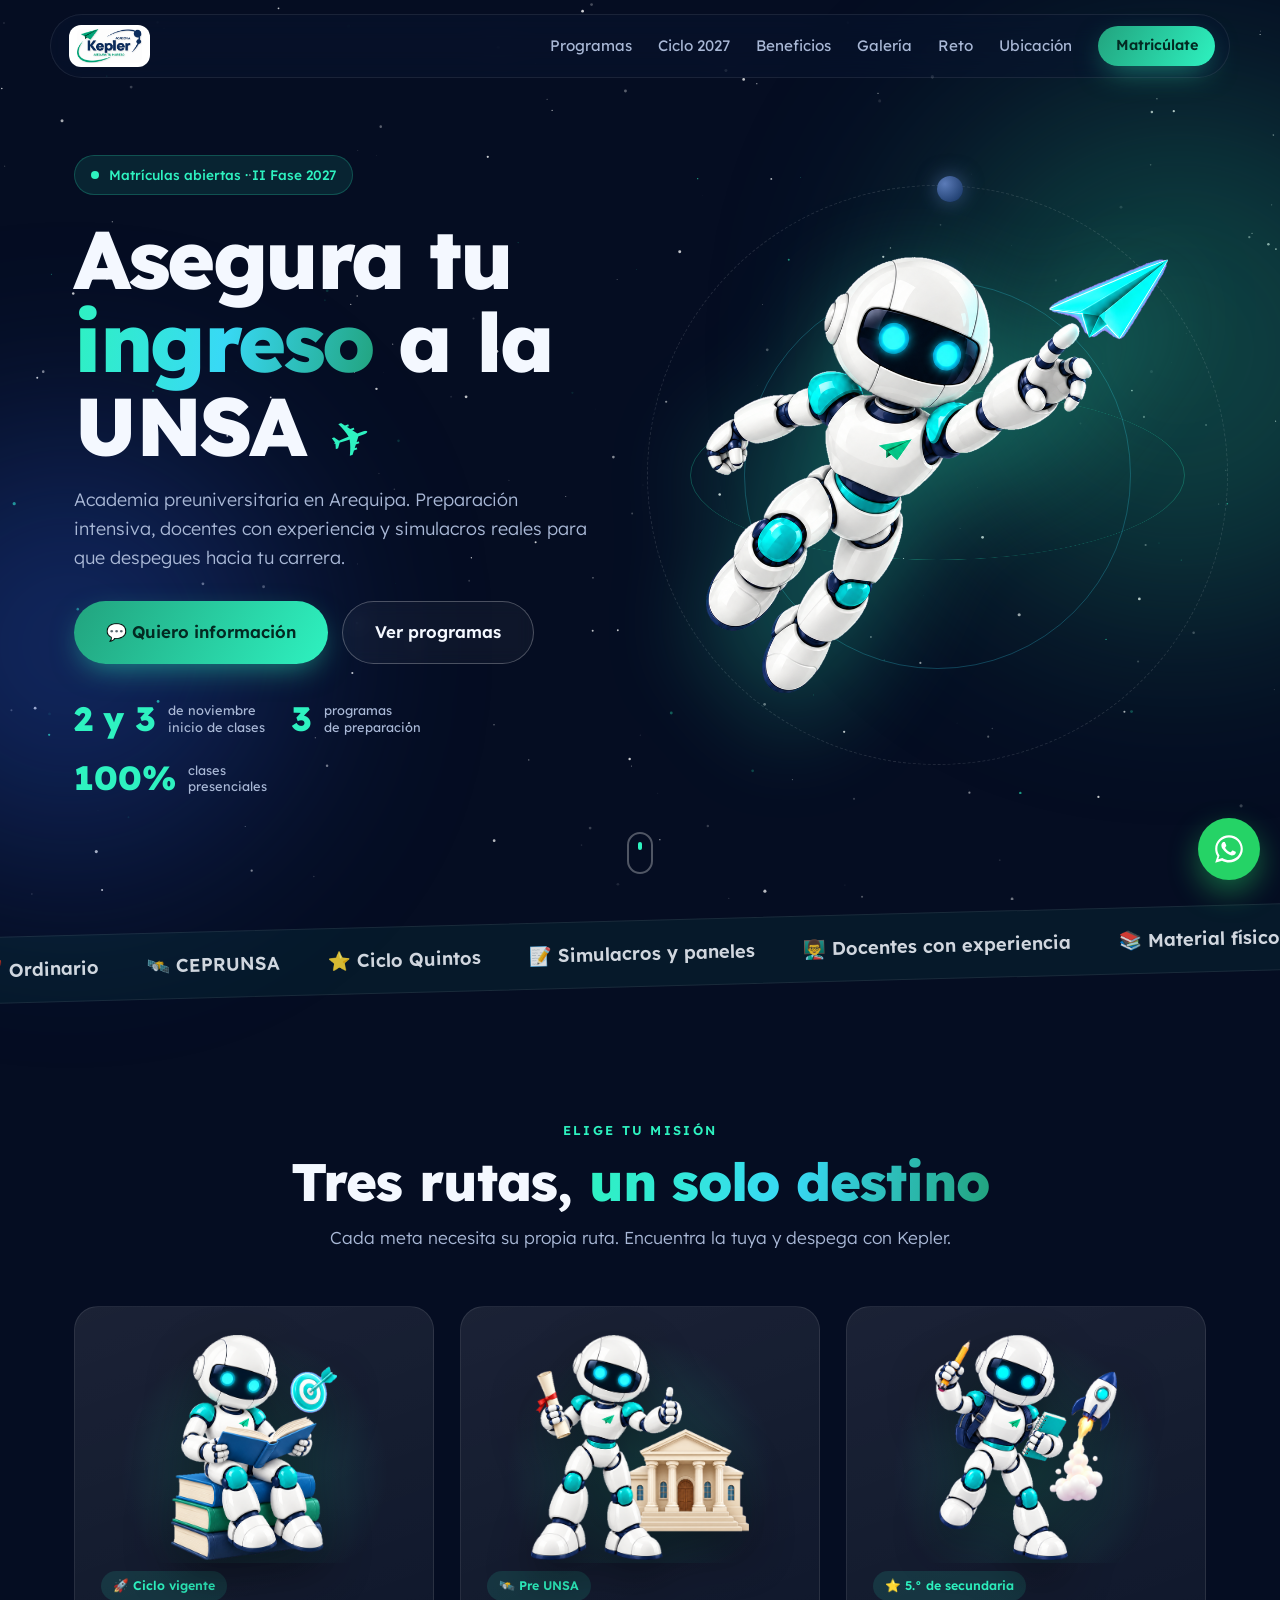
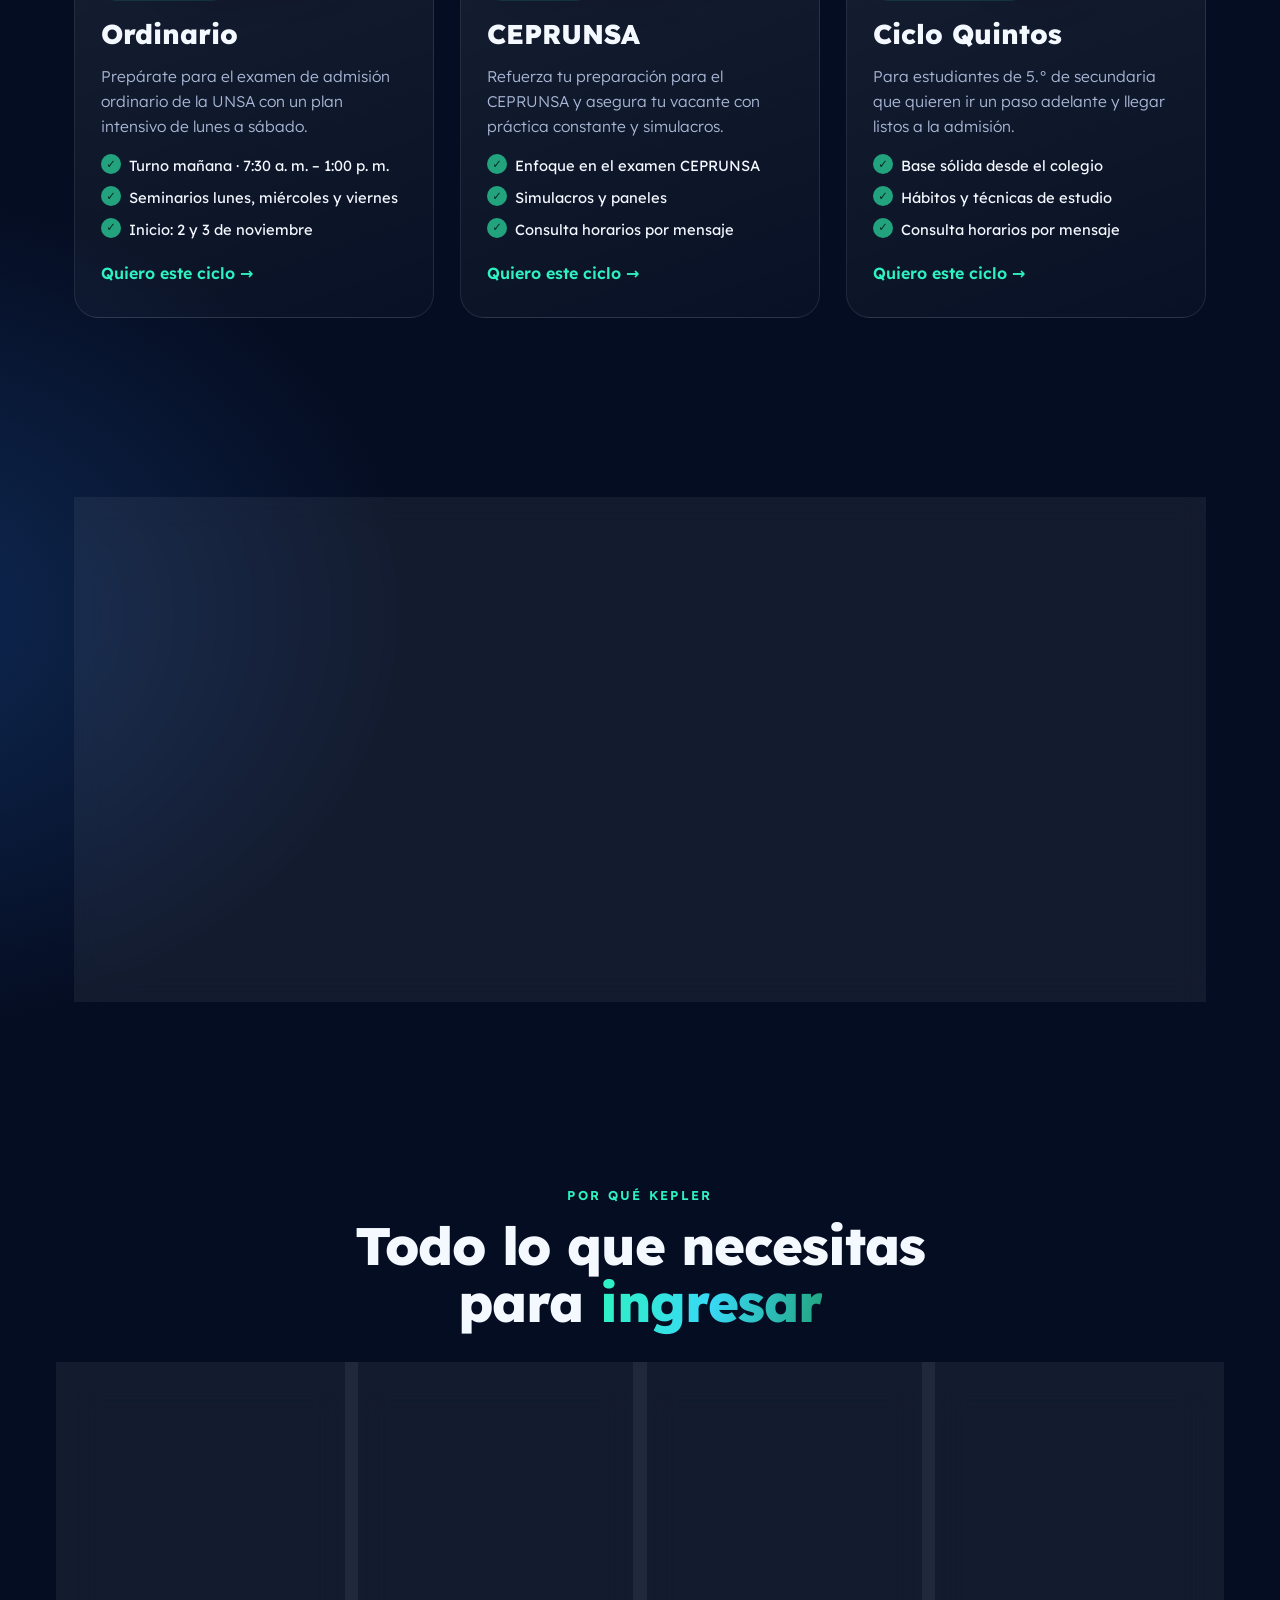
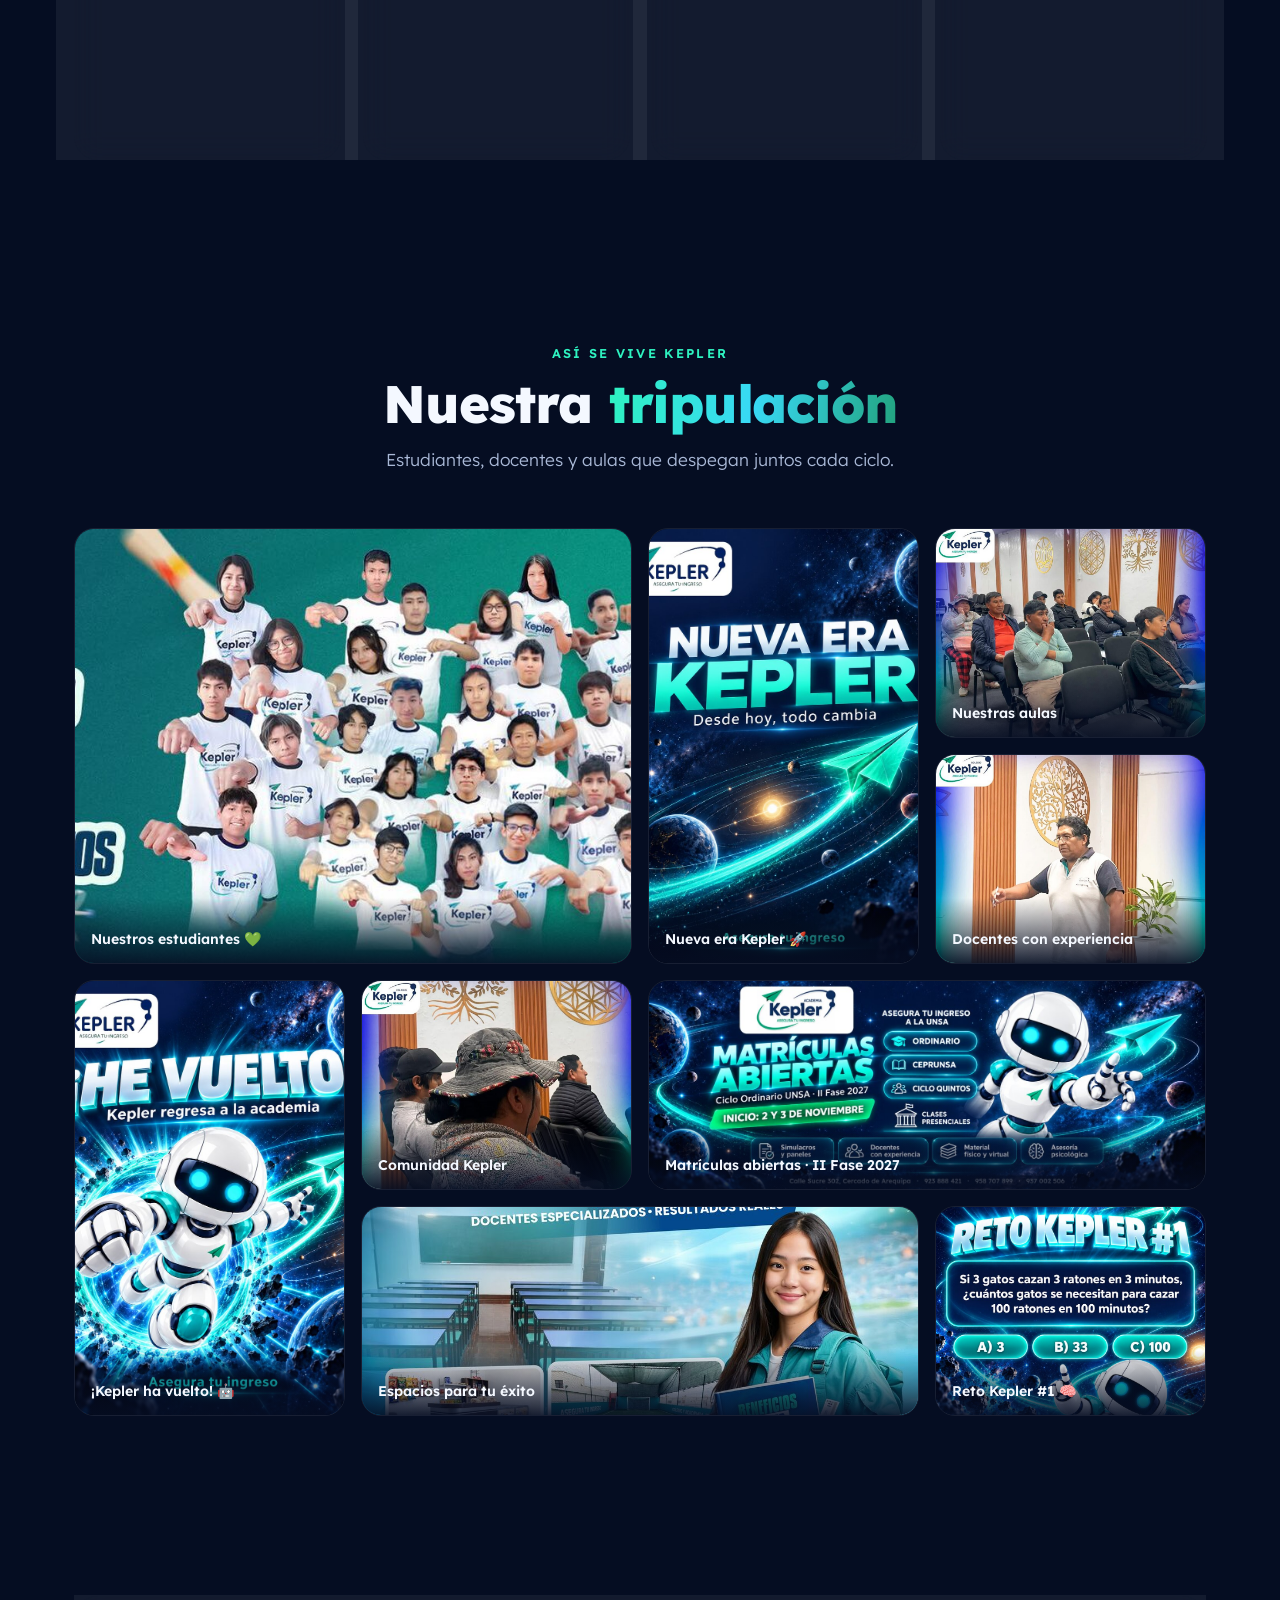
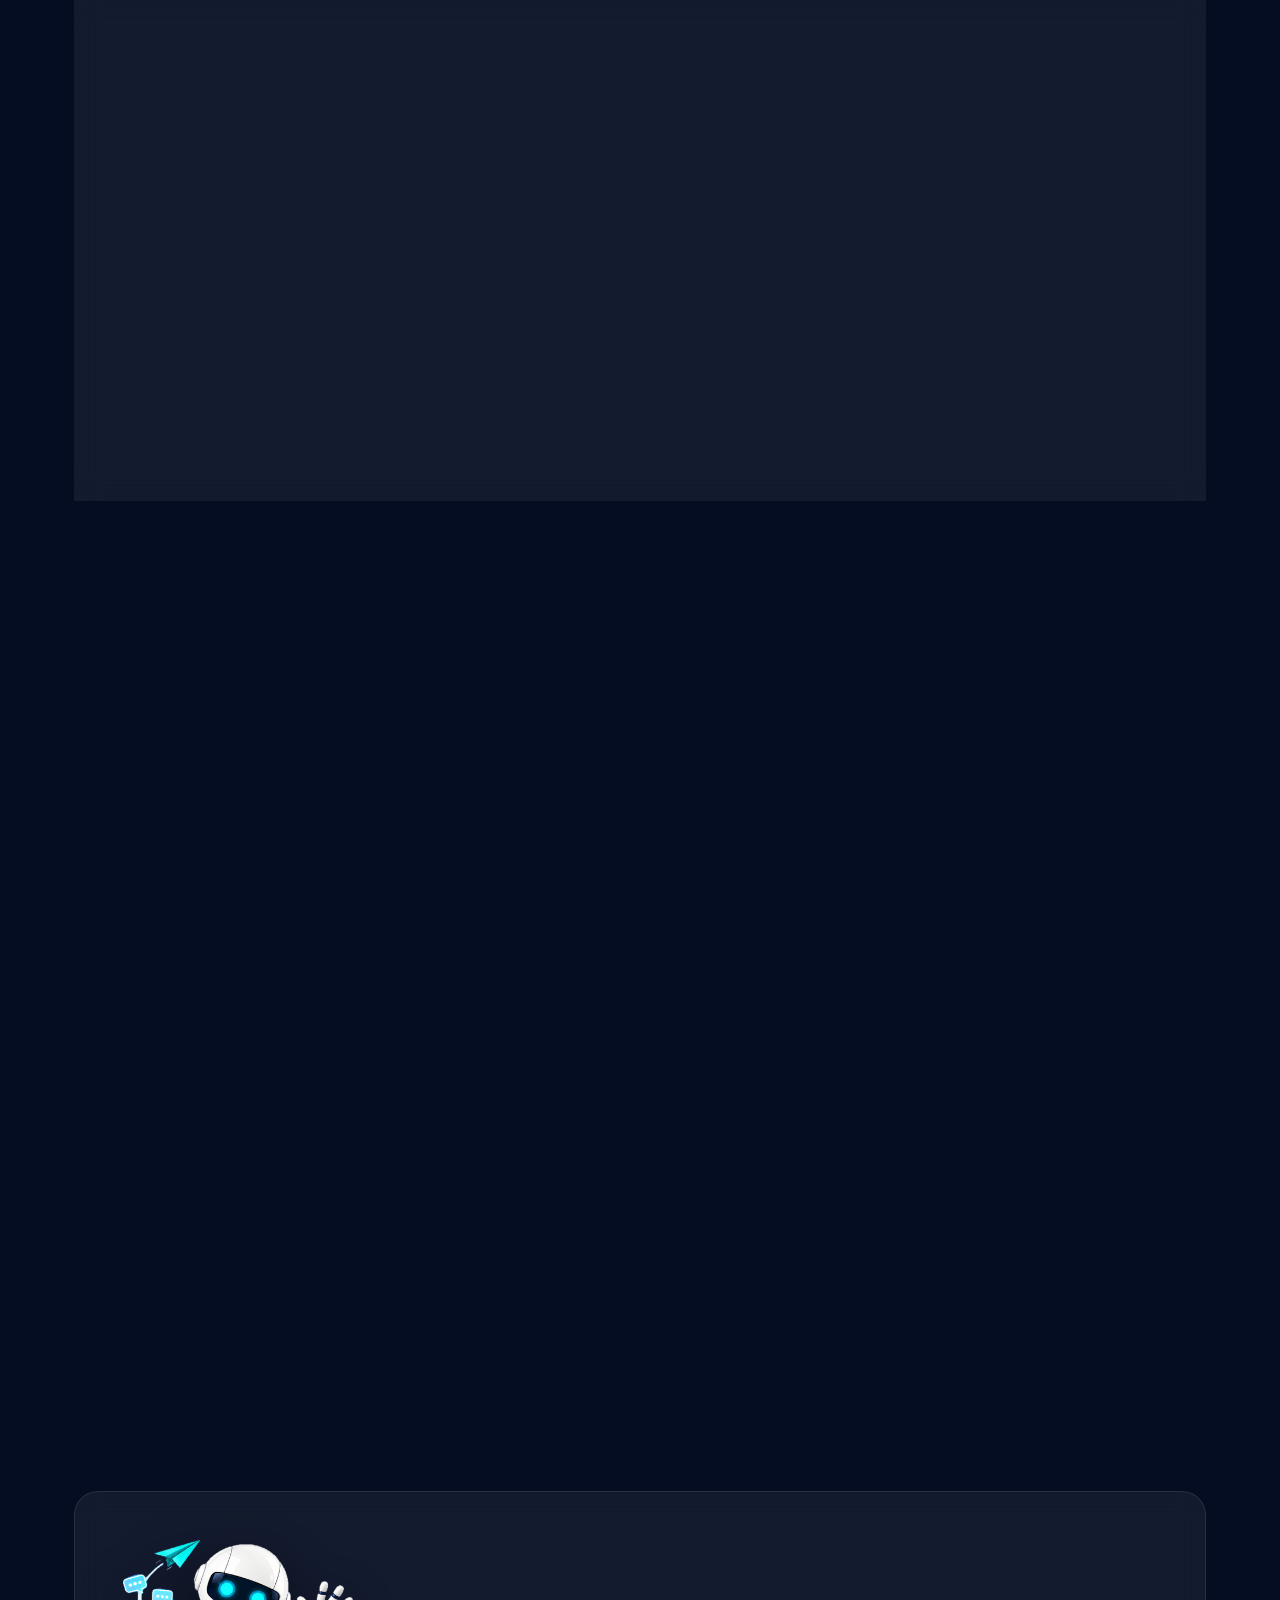
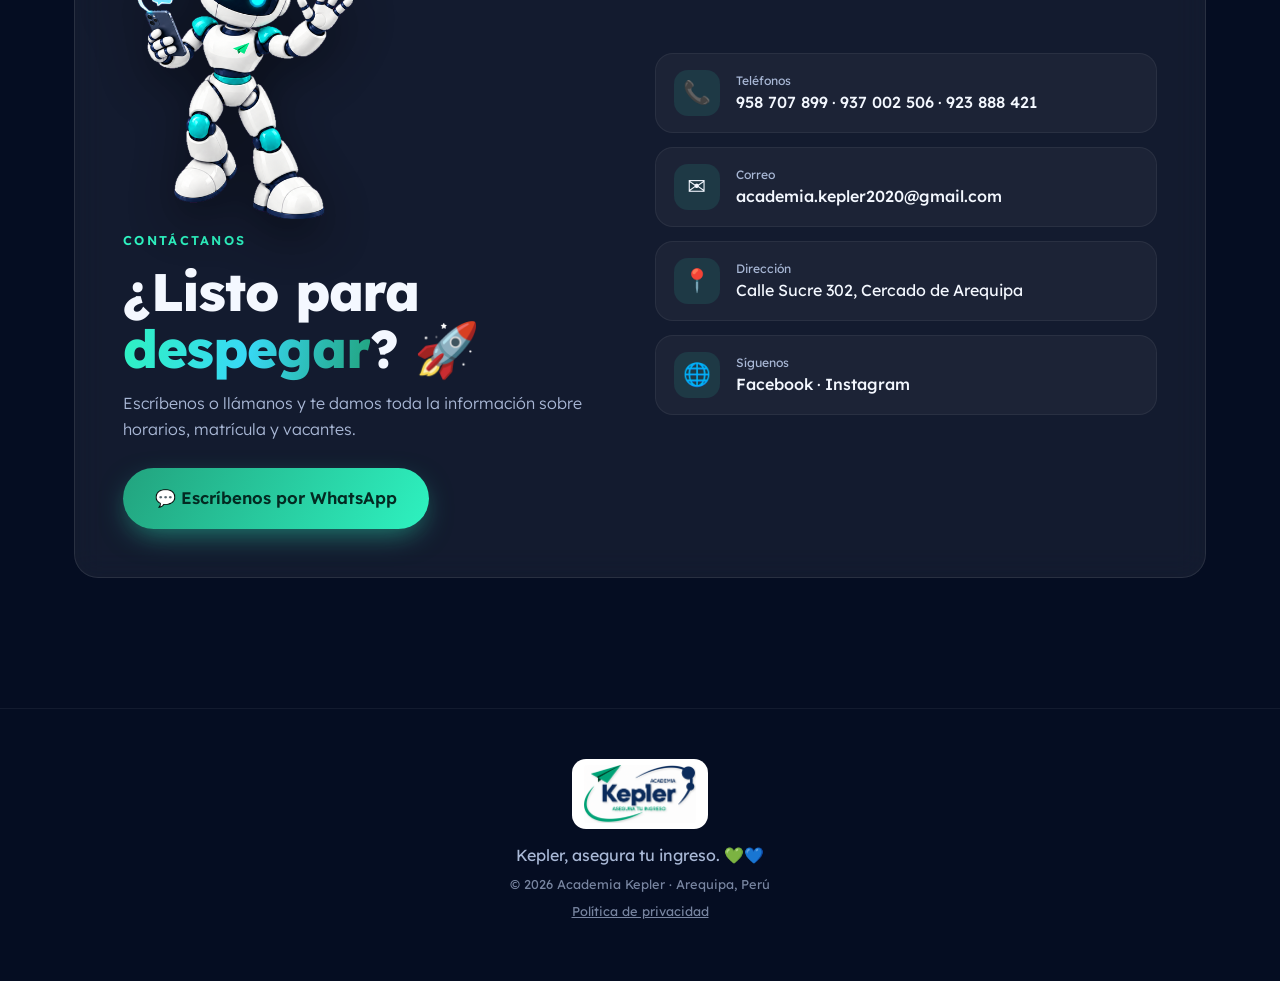
<file: index.html>
<!doctype html>
<html lang="es">
<head>
  <meta charset="utf-8">
  <meta name="viewport" content="width=device-width, initial-scale=1">
  <title>Academia Kepler · Asegura tu ingreso a la UNSA</title>
  <meta name="description" content="Academia preuniversitaria en Arequipa. Ordinario, CEPRUNSA y Ciclo Quintos. Matrículas abiertas: Ciclo Ordinario UNSA II Fase 2027, inicio 2 y 3 de noviembre. Calle Sucre 302, Cercado.">
  <meta name="theme-color" content="#0B1E40">
  <meta property="og:type" content="website">
  <meta property="og:title" content="Academia Kepler · Asegura tu ingreso a la UNSA">
  <meta property="og:description" content="Matrículas abiertas · Ciclo Ordinario UNSA II Fase 2027 · Inicio 2 y 3 de noviembre · Clases presenciales en Calle Sucre 302, Arequipa.">
  <meta property="og:image" content="img/og.jpg">
  <link rel="icon" href="img/favicon.png">
  <link rel="apple-touch-icon" href="img/icon-192.png">
  <link rel="preconnect" href="https://fonts.googleapis.com">
  <link rel="preconnect" href="https://fonts.gstatic.com" crossorigin>
  <link href="https://fonts.googleapis.com/css2?family=Lexend:wght@300;400;500;600;700;800;900&display=swap" rel="stylesheet">
  <link rel="stylesheet" href="css/style.css">
</head>
<body>
  <canvas id="stars" aria-hidden="true"></canvas>
  <div class="glow glow-1" aria-hidden="true"></div>
  <div class="glow glow-2" aria-hidden="true"></div>

  <!-- ========== NAV ========== -->
  <header class="nav" id="nav">
    <a href="#inicio" class="nav-logo" aria-label="Academia Kepler, inicio"><img src="img/logo.png" alt="Academia Kepler"></a>
    <nav class="nav-links" id="navLinks">
      <a href="#programas">Programas</a>
      <a href="#ciclo">Ciclo 2027</a>
      <a href="#beneficios">Beneficios</a>
      <a href="#galeria">Galería</a>
      <a href="#reto">Reto</a>
      <a href="#ubicacion">Ubicación</a>
      <a href="#contacto" class="btn btn-sm btn-primary">Matricúlate</a>
    </nav>
    <button class="nav-toggle" id="navToggle" aria-label="Abrir menú" aria-expanded="false"><span></span><span></span><span></span></button>
  </header>

  <main>
    <!-- ========== HERO ========== -->
    <section class="hero" id="inicio">
      <div class="hero-text">
        <span class="pill pill-live"><span class="dot"></span> Matrículas abiertas · II Fase 2027</span>
        <h1>Asegura tu<br><span class="grad">ingreso</span> a la<br>UNSA <span class="plane" aria-hidden="true">✈</span></h1>
        <p class="lead">Academia preuniversitaria en Arequipa. Preparación intensiva, docentes con experiencia y simulacros reales para que despegues hacia tu carrera.</p>
        <div class="hero-cta">
          <a class="btn btn-primary btn-lg" data-wa="Hola, quiero información sobre el Ciclo Ordinario UNSA II Fase 2027" href="#contacto">💬 Quiero información</a>
          <a class="btn btn-ghost btn-lg" href="#programas">Ver programas</a>
        </div>
        <div class="hero-meta">
          <div><strong>2 y 3</strong><span>de noviembre<br>inicio de clases</span></div>
          <div><strong>3</strong><span>programas<br>de preparación</span></div>
          <div><strong>100%</strong><span>clases<br>presenciales</span></div>
        </div>
      </div>
      <div class="hero-art">
        <div class="orbit orbit-1"><span class="planet p1"></span></div>
        <div class="orbit orbit-2"><span class="planet p2"></span></div>
        <div class="orbit orbit-3"><span class="planet p3"></span></div>
        <img class="hero-robot" id="heroRobot" src="img/kepler-hero.png" alt="Kepler, la mascota de la academia, lanzando un avión de papel">
      </div>
      <a href="#programas" class="scroll-hint" aria-label="Bajar"><span></span></a>
    </section>

    <!-- ========== MARQUEE ========== -->
    <div class="marquee" aria-hidden="true">
      <div class="marquee-track">
        <span>🚀 Ordinario</span><span>🛰️ CEPRUNSA</span><span>⭐ Ciclo Quintos</span><span>📝 Simulacros y paneles</span><span>👨‍🏫 Docentes con experiencia</span><span>📚 Material físico y virtual</span><span>🧠 Asesoría psicológica</span><span>📍 Calle Sucre 302</span>
        <span>🚀 Ordinario</span><span>🛰️ CEPRUNSA</span><span>⭐ Ciclo Quintos</span><span>📝 Simulacros y paneles</span><span>👨‍🏫 Docentes con experiencia</span><span>📚 Material físico y virtual</span><span>🧠 Asesoría psicológica</span><span>📍 Calle Sucre 302</span>
      </div>
    </div>

    <!-- ========== PROGRAMAS ========== -->
    <section class="section" id="programas">
      <div class="section-head reveal">
        <span class="eyebrow">Elige tu misión</span>
        <h2>Tres rutas, <span class="grad">un solo destino</span></h2>
        <p>Cada meta necesita su propia ruta. Encuentra la tuya y despega con Kepler.</p>
      </div>
      <div class="cards">
        <article class="card tilt reveal">
          <div class="card-art"><img src="img/prog-ordinario.png" alt="Kepler leyendo sobre una pila de libros" loading="lazy"></div>
          <span class="tag">🚀 Ciclo vigente</span>
          <h3>Ordinario</h3>
          <p>Prepárate para el examen de admisión ordinario de la UNSA con un plan intensivo de lunes a sábado.</p>
          <ul class="checks"><li>Turno mañana · 7:30 a. m. – 1:00 p. m.</li><li>Seminarios lunes, miércoles y viernes</li><li>Inicio: 2 y 3 de noviembre</li></ul>
          <a class="card-link" data-wa="Hola, quiero información del ciclo Ordinario" href="#contacto">Quiero este ciclo →</a>
        </article>
        <article class="card tilt reveal" style="--d:.1s">
          <div class="card-art"><img src="img/prog-ceprunsa.png" alt="Kepler junto a una universidad con un diploma" loading="lazy"></div>
          <span class="tag">🛰️ Pre UNSA</span>
          <h3>CEPRUNSA</h3>
          <p>Refuerza tu preparación para el CEPRUNSA y asegura tu vacante con práctica constante y simulacros.</p>
          <ul class="checks"><li>Enfoque en el examen CEPRUNSA</li><li>Simulacros y paneles</li><li>Consulta horarios por mensaje</li></ul>
          <a class="card-link" data-wa="Hola, quiero información del programa CEPRUNSA" href="#contacto">Quiero este ciclo →</a>
        </article>
        <article class="card tilt reveal" style="--d:.2s">
          <div class="card-art"><img src="img/prog-quintos.png" alt="Kepler como estudiante con mochila y un cohete" loading="lazy"></div>
          <span class="tag">⭐ 5.° de secundaria</span>
          <h3>Ciclo Quintos</h3>
          <p>Para estudiantes de 5.° de secundaria que quieren ir un paso adelante y llegar listos a la admisión.</p>
          <ul class="checks"><li>Base sólida desde el colegio</li><li>Hábitos y técnicas de estudio</li><li>Consulta horarios por mensaje</li></ul>
          <a class="card-link" data-wa="Hola, quiero información del Ciclo Quintos" href="#contacto">Quiero este ciclo →</a>
        </article>
      </div>
    </section>

    <!-- ========== CICLO + COUNTDOWN ========== -->
    <section class="section" id="ciclo">
      <div class="ciclo glass reveal">
        <div class="ciclo-info">
          <span class="eyebrow">Ciclo vigente</span>
          <h2>Ordinario UNSA<br><span class="grad">II Fase 2027</span></h2>
          <div class="ciclo-grid">
            <div class="ci"><span>🚀</span><div><small>Inicio</small><strong>2 y 3 de noviembre</strong></div></div>
            <div class="ci"><span>⏳</span><div><small>Turno mañana</small><strong>Lunes a sábado · 7:30 – 1:00</strong></div></div>
            <div class="ci"><span>➕</span><div><small>Seminario</small><strong>Lun, mié y vie · 1:30 – 3:00 p. m.</strong></div></div>
            <div class="ci"><span>🏢</span><div><small>Modalidad</small><strong>Presencial · Calle Sucre 302</strong></div></div>
          </div>
        </div>
        <div class="countdown" id="countdown" aria-live="polite">
          <p class="cd-title">Despegamos en</p>
          <div class="cd-grid">
            <div><strong id="cdD">00</strong><span>días</span></div>
            <div><strong id="cdH">00</strong><span>horas</span></div>
            <div><strong id="cdM">00</strong><span>min</span></div>
            <div><strong id="cdS">00</strong><span>seg</span></div>
          </div>
          <a class="btn btn-primary btn-block" data-wa="Hola, quiero separar mi vacante para el Ciclo Ordinario II Fase 2027" href="#contacto">Separa tu vacante</a>
          <p class="cd-note">Vacantes limitadas · Escríbenos para más información</p>
        </div>
      </div>
    </section>

    <!-- ========== BENEFICIOS ========== -->
    <section class="section" id="beneficios">
      <div class="section-head reveal">
        <span class="eyebrow">Por qué Kepler</span>
        <h2>Todo lo que necesitas<br>para <span class="grad">ingresar</span></h2>
      </div>
      <div class="benefits">
        <div class="benefit glass reveal"><img src="img/ben-simulacros.png" alt="Kepler resolviendo un examen" loading="lazy"><h3>Simulacros y paneles</h3><p>Practica en condiciones reales de examen y mide tu avance con cada simulacro.</p></div>
        <div class="benefit glass reveal" style="--d:.08s"><img src="img/ben-docentes.png" alt="Kepler enseñando en la pizarra" loading="lazy"><h3>Docentes con experiencia</h3><p>Una plana docente que conoce el examen de la UNSA y te acompaña en cada curso.</p></div>
        <div class="benefit glass reveal" style="--d:.16s"><img src="img/ben-material.png" alt="Kepler con libros y una tablet" loading="lazy"><h3>Material físico y virtual</h3><p>Material para complementar tu preparación en clase y desde casa.</p></div>
        <div class="benefit glass reveal" style="--d:.24s"><img src="img/ben-psico.png" alt="Kepler meditando tranquilo" loading="lazy"><h3>Asesoría psicológica</h3><p>Porque ingresar también es manejar la presión: te ayudamos a llegar enfocado y tranquilo.</p></div>
      </div>
    </section>

    <!-- ========== GALERÍA ========== -->
    <section class="section" id="galeria">
      <div class="section-head reveal">
        <span class="eyebrow">Así se vive Kepler</span>
        <h2>Nuestra <span class="grad">tripulación</span></h2>
        <p>Estudiantes, docentes y aulas que despegan juntos cada ciclo.</p>
      </div>
      <div class="gallery reveal">
        <figure class="wide tall"><img src="img/galeria/alumnos.jpg" alt="Estudiantes de Academia Kepler con polos de la academia" loading="lazy"><figcaption>Nuestros estudiantes 💚</figcaption></figure>
        <figure class="tall"><img src="img/galeria/nueva-era.jpg" alt="Post Nueva era Kepler" loading="lazy"><figcaption>Nueva era Kepler 🚀</figcaption></figure>
        <figure><img src="img/galeria/aula.jpg" alt="Aula de Academia Kepler" loading="lazy"><figcaption>Nuestras aulas</figcaption></figure>
        <figure><img src="img/galeria/docente.jpg" alt="Docente de Academia Kepler dando una charla" loading="lazy"><figcaption>Docentes con experiencia</figcaption></figure>
        <figure class="tall"><img src="img/galeria/he-vuelto.jpg" alt="Kepler, la mascota, regresa" loading="lazy"><figcaption>¡Kepler ha vuelto! 🤖</figcaption></figure>
        <figure><img src="img/galeria/clase.jpg" alt="Reunión en Academia Kepler" loading="lazy"><figcaption>Comunidad Kepler</figcaption></figure>
        <figure class="wide"><img src="img/galeria/portada.jpg" alt="Matrículas abiertas Ciclo Ordinario UNSA II Fase 2027" loading="lazy"><figcaption>Matrículas abiertas · II Fase 2027</figcaption></figure>
        <figure class="wide"><img src="img/galeria/espacios.jpg" alt="Espacios de Academia Kepler" loading="lazy"><figcaption>Espacios para tu éxito</figcaption></figure>
        <figure><img src="img/galeria/reto.jpg" alt="Reto Kepler número 1" loading="lazy"><figcaption>Reto Kepler #1 🧠</figcaption></figure>
      </div>
    </section>
    <div class="lightbox" id="lightbox" role="dialog" aria-label="Foto ampliada"><img alt=""></div>

    <!-- ========== RETO ========== -->
    <section class="section" id="reto">
      <div class="reto glass reveal">
        <img class="reto-robot" src="img/kepler.png" alt="" aria-hidden="true" loading="lazy">
        <div class="reto-body">
          <span class="eyebrow">Reto Kepler #1</span>
          <h2>¿Te animas? 🧠</h2>
          <p class="reto-q">Si 3 gatos cazan 3 ratones en 3 minutos, ¿cuántos gatos se necesitan para cazar 100 ratones en 100 minutos?</p>
          <div class="reto-opts" id="retoOpts">
            <button data-ok="1">A) 3</button>
            <button>B) 33</button>
            <button>C) 100</button>
          </div>
          <p class="reto-msg" id="retoMsg" aria-live="polite"></p>
        </div>
      </div>
    </section>

    <!-- ========== UBICACIÓN ========== -->
    <section class="section" id="ubicacion">
      <div class="section-head reveal">
        <span class="eyebrow">Visítanos</span>
        <h2>En el corazón de <span class="grad">Arequipa</span></h2>
        <p>Clases presenciales en el Cercado, a pocas cuadras de la Plaza de Armas.</p>
      </div>
      <div class="map-wrap glass reveal">
        <iframe title="Mapa: Calle Sucre 302, Cercado de Arequipa" loading="lazy" referrerpolicy="no-referrer-when-downgrade"
          src="https://maps.google.com/maps?q=Calle%20Sucre%20302%2C%20Cercado%20de%20Arequipa%2C%20Per%C3%BA&z=17&output=embed"></iframe>
        <div class="map-card">
          <img src="img/ubicacion.png" alt="Kepler junto al Misti y un arco de sillar" loading="lazy">
          <h3>📍 Calle Sucre 302</h3>
          <p>Cercado de Arequipa 04001</p>
          <a class="btn btn-primary btn-sm" target="_blank" rel="noopener" href="https://www.google.com/maps/dir/?api=1&destination=Calle+Sucre+302,+Cercado+de+Arequipa,+Peru">Cómo llegar</a>
        </div>
      </div>
    </section>

    <!-- ========== CONTACTO ========== -->
    <section class="section" id="contacto">
      <div class="contact glass reveal">
        <div class="contact-text">
          <img class="contact-art" src="img/contacto.png" alt="Kepler saludando con un celular" loading="lazy">
          <span class="eyebrow">Contáctanos</span>
          <h2>¿Listo para <span class="grad">despegar</span>? 🚀</h2>
          <p>Escríbenos o llámanos y te damos toda la información sobre horarios, matrícula y vacantes.</p>
          <div class="contact-btns">
            <a class="btn btn-primary btn-lg" data-wa="Hola, quiero información sobre Academia Kepler" href="#">💬 Escríbenos por WhatsApp</a>
          </div>
        </div>
        <ul class="contact-list">
          <li><span>📞</span><div><small>Teléfonos</small><a href="tel:+51958707899">958 707 899</a> · <a href="tel:+51937002506">937 002 506</a> · <a href="tel:+51923888421">923 888 421</a></div></li>
          <li><span>✉️</span><div><small>Correo</small><a href="mailto:academia.kepler2020@gmail.com">academia.kepler2020@gmail.com</a></div></li>
          <li><span>📍</span><div><small>Dirección</small>Calle Sucre 302, Cercado de Arequipa</div></li>
          <li><span>🌐</span><div><small>Síguenos</small><a target="_blank" rel="noopener" href="https://www.facebook.com/academiakepler2022">Facebook</a> · <a target="_blank" rel="noopener" href="https://www.instagram.com/academia.kepler.arequipa/">Instagram</a></div></li>
        </ul>
      </div>
    </section>
  </main>

  <footer class="footer">
    <img src="img/logo.png" alt="Academia Kepler" loading="lazy">
    <p>Kepler, asegura tu ingreso. 💚💙</p>
    <p class="small">© <span id="year">2026</span> Academia Kepler · Arequipa, Perú</p>
    <p class="small"><a href="privacidad.html" style="text-decoration:underline">Política de privacidad</a></p>
  </footer>

  <a class="wa-float" data-wa="Hola, quiero información sobre Academia Kepler" href="#" aria-label="Escríbenos por WhatsApp">
    <svg viewBox="0 0 32 32" aria-hidden="true"><path fill="currentColor" d="M16 3C8.8 3 3 8.7 3 15.8c0 2.5.7 4.9 2 7L3 29l6.4-2c2 1.1 4.3 1.7 6.6 1.7 7.2 0 13-5.7 13-12.8S23.2 3 16 3zm0 23.4c-2.1 0-4.1-.6-5.9-1.7l-.4-.2-3.8 1.2 1.2-3.7-.3-.4c-1.2-1.8-1.8-3.8-1.8-5.9C5 10 9.9 5.2 16 5.2S27 10 27 15.8s-4.9 10.6-11 10.6zm6-7.9c-.3-.2-2-1-2.3-1.1-.3-.1-.5-.2-.8.2-.2.3-.9 1.1-1.1 1.3-.2.2-.4.2-.7.1-.3-.2-1.4-.5-2.7-1.7-1-.9-1.7-2-1.9-2.3-.2-.3 0-.5.1-.7l.5-.6c.2-.2.2-.4.3-.6.1-.2 0-.4 0-.6l-1-2.5c-.3-.7-.6-.6-.8-.6h-.7c-.2 0-.6.1-.9.4-.3.3-1.2 1.1-1.2 2.8s1.2 3.2 1.4 3.5c.2.2 2.4 3.6 5.8 5 .8.3 1.4.5 1.9.7.8.3 1.5.2 2.1.1.6-.1 2-.8 2.2-1.6.3-.8.3-1.5.2-1.6-.1-.2-.3-.3-.6-.4z"/></svg>
  </a>

  <script src="js/main.js"></script>
</body>
</html>
</file>
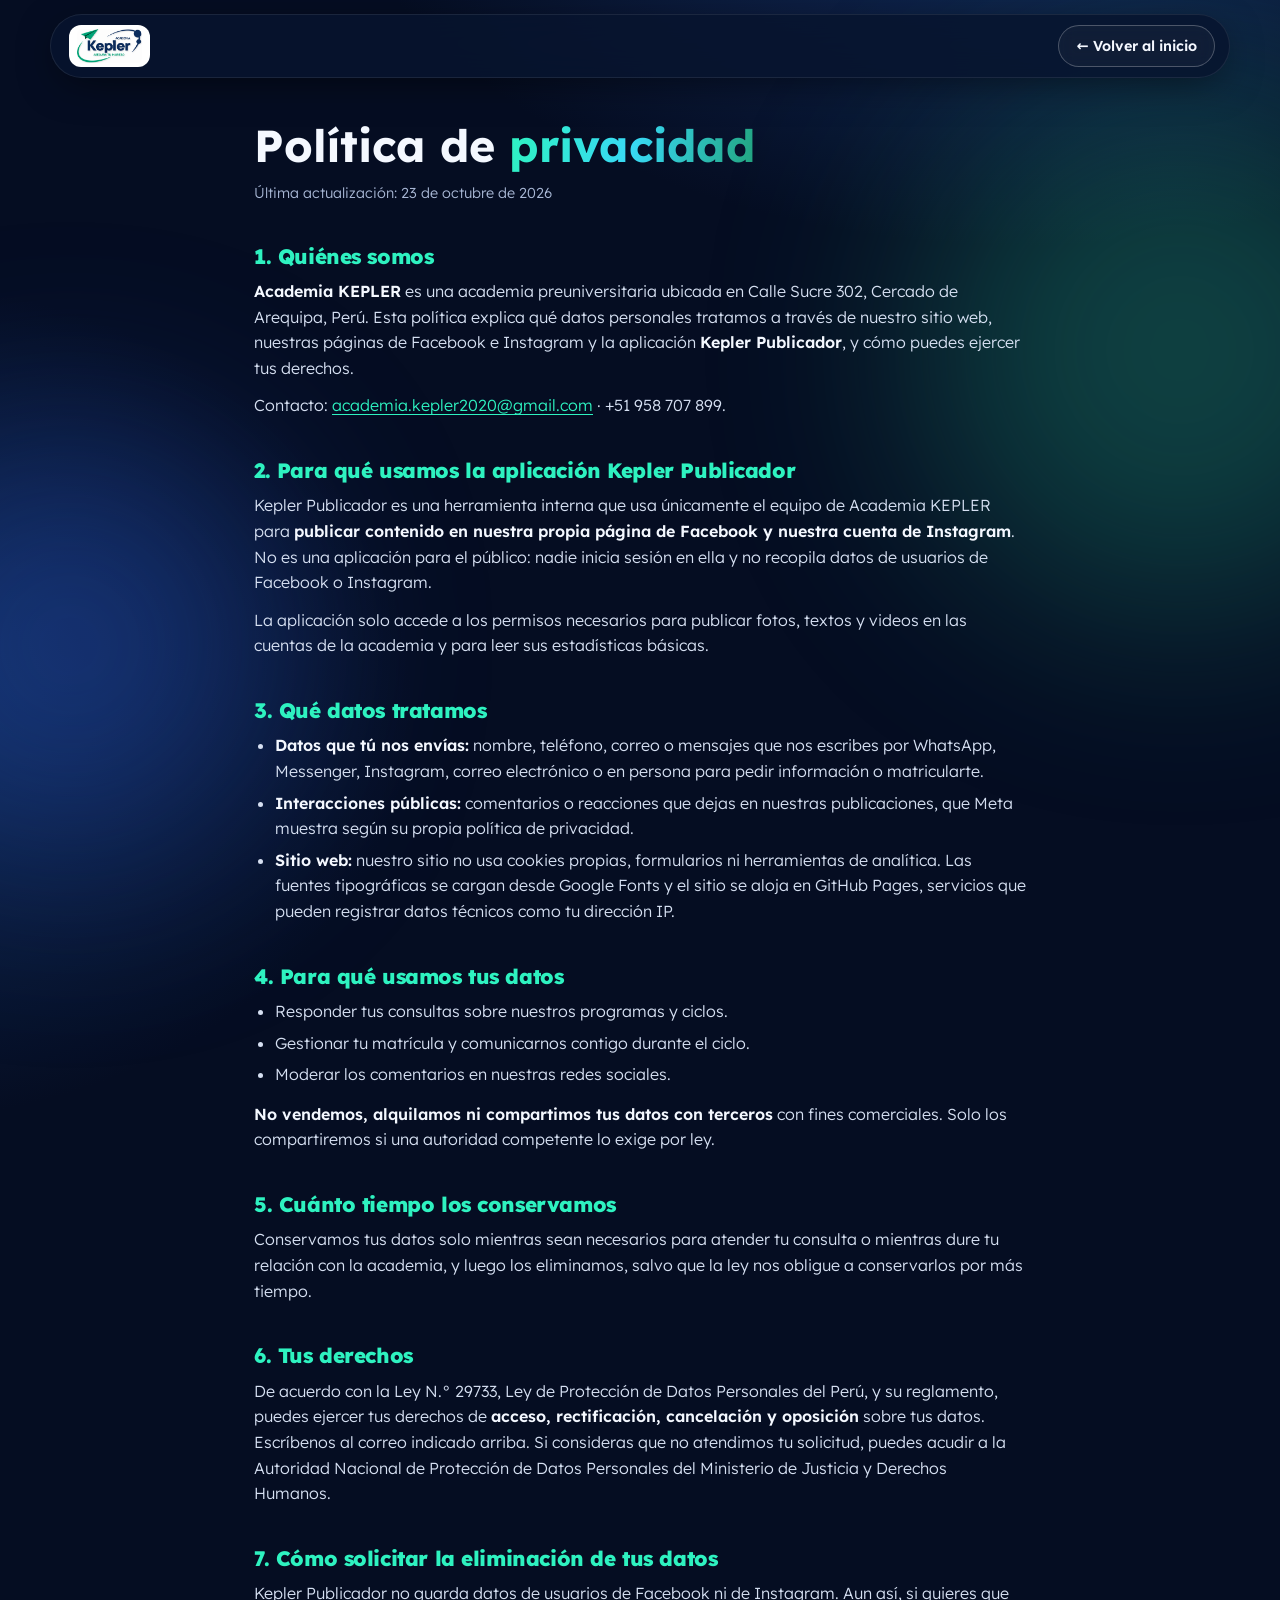
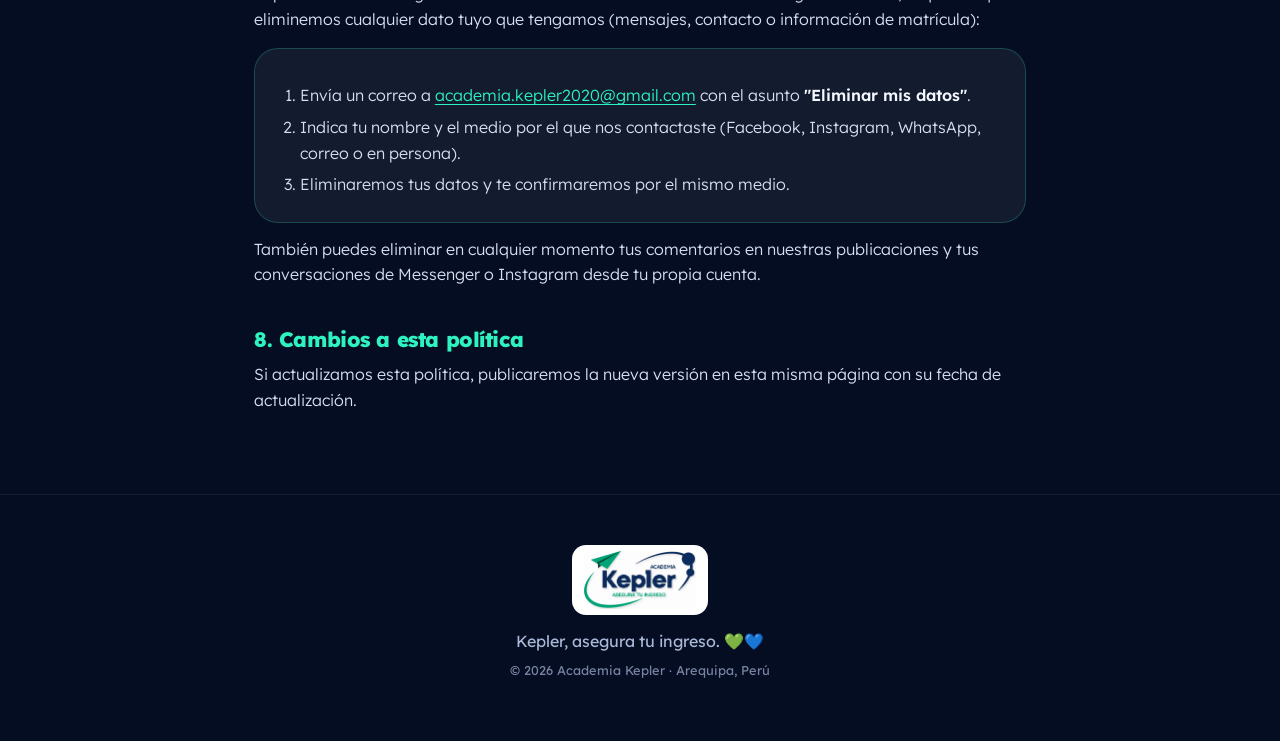
<file: privacidad.html>
<!doctype html>
<html lang="es">
<head>
  <meta charset="utf-8">
  <meta name="viewport" content="width=device-width, initial-scale=1">
  <title>Política de privacidad · Academia Kepler</title>
  <meta name="description" content="Política de privacidad y eliminación de datos de Academia Kepler (Arequipa, Perú).">
  <meta name="theme-color" content="#0B1E40">
  <link rel="icon" href="img/favicon.png">
  <link rel="preconnect" href="https://fonts.googleapis.com">
  <link rel="preconnect" href="https://fonts.gstatic.com" crossorigin>
  <link href="https://fonts.googleapis.com/css2?family=Lexend:wght@300;400;500;600;700;800;900&display=swap" rel="stylesheet">
  <link rel="stylesheet" href="css/style.css">
  <style>
    .legal { max-width: 820px; margin: 0 auto; padding: 120px 24px 40px; }
    .legal h1 { font-size: clamp(2rem, 5vw, 2.8rem); line-height: 1.15; margin-bottom: 10px; }
    .legal .updated { color: var(--muted); font-size: .9rem; margin-bottom: 36px; }
    .legal h2 { font-size: 1.3rem; margin: 40px 0 12px; color: var(--neon); }
    .legal p, .legal li { color: #d6e0f2; font-weight: 300; }
    .legal p + p { margin-top: 12px; }
    .legal ul, .legal ol { padding-left: 1.3em; margin-top: 10px; }
    .legal li + li { margin-top: 6px; }
    .legal ul + p, .legal .box + p { margin-top: 14px; }
    .legal a:not(.btn) { color: var(--neon); text-decoration: underline; text-underline-offset: 3px; }
    .legal strong { color: var(--white); font-weight: 600; }
    .legal .box { background: var(--glass); border: 1px solid var(--glass-border); border-radius: var(--radius); padding: 24px; margin-top: 16px; }
    .legal .box p { margin: 0; }
  </style>
</head>
<body>
  <div class="glow glow-1" aria-hidden="true"></div>
  <div class="glow glow-2" aria-hidden="true"></div>

  <header class="nav scrolled">
    <a href="./" class="nav-logo" aria-label="Academia Kepler, inicio"><img src="img/logo.png" alt="Academia Kepler"></a>
    <a href="./" class="btn btn-sm btn-ghost">← Volver al inicio</a>
  </header>

  <main class="legal">
    <h1>Política de <span class="grad">privacidad</span></h1>
    <p class="updated">Última actualización: 23 de octubre de 2026</p>

    <h2>1. Quiénes somos</h2>
    <p><strong>Academia KEPLER</strong> es una academia preuniversitaria ubicada en Calle Sucre 302, Cercado de Arequipa, Perú. Esta política explica qué datos personales tratamos a través de nuestro sitio web, nuestras páginas de Facebook e Instagram y la aplicación <strong>Kepler Publicador</strong>, y cómo puedes ejercer tus derechos.</p>
    <p>Contacto: <a href="mailto:academia.kepler2020@gmail.com">academia.kepler2020@gmail.com</a> · +51 958 707 899.</p>

    <h2>2. Para qué usamos la aplicación Kepler Publicador</h2>
    <p>Kepler Publicador es una herramienta interna que usa únicamente el equipo de Academia KEPLER para <strong>publicar contenido en nuestra propia página de Facebook y nuestra cuenta de Instagram</strong>. No es una aplicación para el público: nadie inicia sesión en ella y no recopila datos de usuarios de Facebook o Instagram.</p>
    <p>La aplicación solo accede a los permisos necesarios para publicar fotos, textos y videos en las cuentas de la academia y para leer sus estadísticas básicas.</p>

    <h2>3. Qué datos tratamos</h2>
    <ul>
      <li><strong>Datos que tú nos envías:</strong> nombre, teléfono, correo o mensajes que nos escribes por WhatsApp, Messenger, Instagram, correo electrónico o en persona para pedir información o matricularte.</li>
      <li><strong>Interacciones públicas:</strong> comentarios o reacciones que dejas en nuestras publicaciones, que Meta muestra según su propia política de privacidad.</li>
      <li><strong>Sitio web:</strong> nuestro sitio no usa cookies propias, formularios ni herramientas de analítica. Las fuentes tipográficas se cargan desde Google Fonts y el sitio se aloja en GitHub Pages, servicios que pueden registrar datos técnicos como tu dirección IP.</li>
    </ul>

    <h2>4. Para qué usamos tus datos</h2>
    <ul>
      <li>Responder tus consultas sobre nuestros programas y ciclos.</li>
      <li>Gestionar tu matrícula y comunicarnos contigo durante el ciclo.</li>
      <li>Moderar los comentarios en nuestras redes sociales.</li>
    </ul>
    <p><strong>No vendemos, alquilamos ni compartimos tus datos con terceros</strong> con fines comerciales. Solo los compartiremos si una autoridad competente lo exige por ley.</p>

    <h2>5. Cuánto tiempo los conservamos</h2>
    <p>Conservamos tus datos solo mientras sean necesarios para atender tu consulta o mientras dure tu relación con la academia, y luego los eliminamos, salvo que la ley nos obligue a conservarlos por más tiempo.</p>

    <h2>6. Tus derechos</h2>
    <p>De acuerdo con la Ley N.° 29733, Ley de Protección de Datos Personales del Perú, y su reglamento, puedes ejercer tus derechos de <strong>acceso, rectificación, cancelación y oposición</strong> sobre tus datos. Escríbenos al correo indicado arriba. Si consideras que no atendimos tu solicitud, puedes acudir a la Autoridad Nacional de Protección de Datos Personales del Ministerio de Justicia y Derechos Humanos.</p>

    <h2 id="eliminar-datos">7. Cómo solicitar la eliminación de tus datos</h2>
    <p>Kepler Publicador no guarda datos de usuarios de Facebook ni de Instagram. Aun así, si quieres que eliminemos cualquier dato tuyo que tengamos (mensajes, contacto o información de matrícula):</p>
    <div class="box">
      <ol>
        <li>Envía un correo a <a href="mailto:academia.kepler2020@gmail.com?subject=Eliminar%20mis%20datos">academia.kepler2020@gmail.com</a> con el asunto <strong>"Eliminar mis datos"</strong>.</li>
        <li>Indica tu nombre y el medio por el que nos contactaste (Facebook, Instagram, WhatsApp, correo o en persona).</li>
        <li>Eliminaremos tus datos y te confirmaremos por el mismo medio.</li>
      </ol>
    </div>
    <p>También puedes eliminar en cualquier momento tus comentarios en nuestras publicaciones y tus conversaciones de Messenger o Instagram desde tu propia cuenta.</p>

    <h2>8. Cambios a esta política</h2>
    <p>Si actualizamos esta política, publicaremos la nueva versión en esta misma página con su fecha de actualización.</p>
  </main>

  <footer class="footer">
    <img src="img/logo.png" alt="Academia Kepler" loading="lazy">
    <p>Kepler, asegura tu ingreso. 💚💙</p>
    <p class="small">© 2026 Academia Kepler · Arequipa, Perú</p>
  </footer>
</body>
</html>
</file>
<file: css/style.css>
/* ===== Academia Kepler · estilo "Nueva era" ===== */
:root {
  --navy-900: #050d22;
  --navy-800: #0b1e40;
  --navy-700: #12305e;
  --green: #22a37e;
  --neon: #2ef2c0;
  --cyan: #38d9f5;
  --white: #f4f8ff;
  --muted: #a9b8d6;
  --glass: rgba(255, 255, 255, 0.06);
  --glass-border: rgba(46, 242, 192, 0.22);
  --radius: 24px;
  --maxw: 1180px;
  --font: "Lexend", system-ui, sans-serif;
}

* { box-sizing: border-box; margin: 0; padding: 0; }
html { scroll-behavior: smooth; scroll-padding-top: 90px; }
body {
  font-family: var(--font);
  color: var(--white);
  background: radial-gradient(1200px 800px at 80% -10%, #16346b 0%, transparent 60%),
              radial-gradient(900px 700px at -10% 30%, #0f2a55 0%, transparent 60%),
              var(--navy-900);
  line-height: 1.6;
  overflow-x: hidden;
}
html, body { overflow-x: clip; } /* evita desplazamiento lateral en celulares */
img { max-width: 100%; display: block; }
a { color: inherit; text-decoration: none; }
button { font: inherit; cursor: pointer; }

#stars { position: fixed; inset: 0; width: 100%; height: 100%; z-index: -2; }
.glow { position: fixed; border-radius: 50%; filter: blur(110px); opacity: .35; z-index: -1; pointer-events: none; }
.glow-1 { width: 520px; height: 520px; background: var(--green); top: 10%; right: -160px; animation: drift 18s ease-in-out infinite; }
.glow-2 { width: 420px; height: 420px; background: #2b5bd7; bottom: 5%; left: -140px; animation: drift 22s ease-in-out infinite reverse; }
@keyframes drift { 50% { transform: translate(-60px, 80px) scale(1.15); } }

.grad {
  background: linear-gradient(100deg, var(--neon), var(--cyan) 50%, var(--green));
  -webkit-background-clip: text; background-clip: text; color: transparent;
}

/* ===== Botones ===== */
.btn {
  display: inline-flex; align-items: center; justify-content: center; gap: .5em;
  padding: .85em 1.6em; border-radius: 999px; font-weight: 600; border: 0;
  transition: transform .25s, box-shadow .25s, background .25s;
}
.btn-primary {
  background: linear-gradient(120deg, var(--green), var(--neon));
  color: #032a22; box-shadow: 0 10px 30px -8px rgba(46, 242, 192, .55);
}
.btn-primary:hover { transform: translateY(-3px); box-shadow: 0 16px 40px -8px rgba(46, 242, 192, .75); }
.btn-ghost { border: 1.5px solid rgba(255,255,255,.25); background: rgba(255,255,255,.04); backdrop-filter: blur(8px); }
.btn-ghost:hover { border-color: var(--neon); transform: translateY(-3px); }
.btn-lg { font-size: 1.05rem; padding: 1em 1.9em; }
.btn-sm { font-size: .9rem; padding: .6em 1.2em; }
.btn-block { width: 100%; }

/* ===== Nav ===== */
.nav {
  position: fixed; top: 14px; left: 50%; transform: translateX(-50%);
  width: min(var(--maxw), calc(100% - 24px)); z-index: 50;
  display: flex; align-items: center; justify-content: space-between;
  padding: 10px 14px 10px 18px; border-radius: 999px;
  background: rgba(8, 20, 46, .55); border: 1px solid rgba(255,255,255,.08);
  backdrop-filter: blur(16px); -webkit-backdrop-filter: blur(16px);
  transition: background .3s, box-shadow .3s;
}
.nav.scrolled { background: rgba(8, 20, 46, .85); box-shadow: 0 10px 40px -10px rgba(0,0,0,.6); }
.nav-logo img { height: 42px; width: auto; background: #fff; border-radius: 12px; padding: 4px 8px; }
.nav-links { display: flex; align-items: center; gap: 26px; font-size: .95rem; }
.nav-links a:not(.btn) { color: var(--muted); position: relative; transition: color .2s; }
.nav-links a:not(.btn)::after {
  content: ""; position: absolute; left: 0; bottom: -4px; width: 0; height: 2px;
  background: var(--neon); transition: width .25s;
}
.nav-links a:not(.btn):hover { color: var(--white); }
.nav-links a:not(.btn):hover::after { width: 100%; }
.nav-toggle { display: none; background: none; border: 0; width: 42px; height: 42px; position: relative; }
.nav-toggle span { position: absolute; left: 10px; right: 10px; height: 2px; background: var(--white); border-radius: 2px; transition: .3s; }
.nav-toggle span:nth-child(1) { top: 14px; } .nav-toggle span:nth-child(2) { top: 20px; } .nav-toggle span:nth-child(3) { top: 26px; }
.nav-toggle.open span:nth-child(1) { top: 20px; transform: rotate(45deg); }
.nav-toggle.open span:nth-child(2) { opacity: 0; }
.nav-toggle.open span:nth-child(3) { top: 20px; transform: rotate(-45deg); }

/* ===== Hero ===== */
.hero {
  min-height: 100vh; max-width: var(--maxw); margin: 0 auto; padding: 130px 24px 80px;
  display: grid; grid-template-columns: 1.05fr 1fr; align-items: center; gap: 30px; position: relative;
}
.pill {
  display: inline-flex; align-items: center; gap: 10px; font-size: .85rem; font-weight: 500;
  padding: 8px 16px; border-radius: 999px; background: rgba(46,242,192,.1); border: 1px solid var(--glass-border); color: var(--neon);
}
.dot { width: 8px; height: 8px; border-radius: 50%; background: var(--neon); box-shadow: 0 0 0 0 rgba(46,242,192,.7); animation: pulse 1.8s infinite; }
@keyframes pulse { 70% { box-shadow: 0 0 0 10px rgba(46,242,192,0); } 100% { box-shadow: 0 0 0 0 rgba(46,242,192,0); } }
.hero h1 { font-size: clamp(2.6rem, 6.4vw, 5.2rem); line-height: 1.02; font-weight: 800; letter-spacing: -.03em; margin: 22px 0 18px; }
.hero h1 .plane { display: inline-block; color: var(--neon); font-size: .6em; transform: rotate(-20deg); animation: fly 3.5s ease-in-out infinite; }
@keyframes fly { 50% { transform: translate(14px, -14px) rotate(-10deg); } }
.lead { font-size: 1.12rem; color: var(--muted); max-width: 520px; font-weight: 300; }
.hero-cta { display: flex; flex-wrap: wrap; gap: 14px; margin: 30px 0 38px; }
.hero-meta { display: flex; gap: 26px; flex-wrap: wrap; }
.hero-meta div { white-space: nowrap; }
.hero-meta div { display: flex; align-items: center; gap: 12px; }
.hero-meta strong { font-size: 2.1rem; font-weight: 800; color: var(--neon); line-height: 1; }
.hero-meta span { font-size: .8rem; color: var(--muted); line-height: 1.3; }

.hero-art { position: relative; aspect-ratio: 1; display: grid; place-items: center; }
.hero-robot {
  width: 86%; position: relative; z-index: 2;
  filter: drop-shadow(0 30px 50px rgba(46,242,192,.35));
  animation: float 6s ease-in-out infinite; transition: transform .2s ease-out;
}
@keyframes float { 50% { translate: 0 -22px; } }
.orbit { position: absolute; border-radius: 50%; border: 1.5px solid rgba(46,242,192,.25); animation: spin linear infinite; }
.orbit-1 { inset: 4%; animation-duration: 26s; transform: rotateX(70deg); }
.orbit-2 { inset: 14%; animation-duration: 18s; border-color: rgba(56,217,245,.25); animation-direction: reverse; }
.orbit-3 { inset: -4%; animation-duration: 40s; border-style: dashed; border-color: rgba(255,255,255,.12); }
@keyframes spin { to { rotate: 360deg; } }
.planet { position: absolute; border-radius: 50%; top: -10px; left: 50%; }
.p1 { width: 20px; height: 20px; background: radial-gradient(circle at 30% 30%, #9ff, var(--green)); box-shadow: 0 0 20px var(--neon); }
.p2 { width: 14px; height: 14px; background: radial-gradient(circle at 30% 30%, #fff, #2b5bd7); box-shadow: 0 0 16px #5b8cff; }
.p3 { width: 26px; height: 26px; background: radial-gradient(circle at 30% 30%, #5b7bb8, var(--navy-700)); box-shadow: 0 0 20px rgba(91,123,184,.6); }
.scroll-hint { position: absolute; bottom: 26px; left: 50%; translate: -50% 0; width: 26px; height: 42px; border: 2px solid rgba(255,255,255,.3); border-radius: 20px; }
.scroll-hint span { position: absolute; top: 8px; left: 50%; width: 4px; height: 8px; margin-left: -2px; background: var(--neon); border-radius: 2px; animation: wheel 1.8s infinite; }
@keyframes wheel { to { transform: translateY(14px); opacity: 0; } }

/* ===== Marquee ===== */
.marquee { overflow: hidden; border-block: 1px solid rgba(255,255,255,.08); background: rgba(46,242,192,.05); padding: 18px 0; transform: rotate(-1.5deg); margin: 20px -20px 40px; }
.marquee-track { display: flex; gap: 48px; width: max-content; animation: marquee 38s linear infinite; font-weight: 600; font-size: 1.15rem; white-space: nowrap; }
.marquee-track span { color: var(--white); opacity: .85; }
@keyframes marquee { to { transform: translateX(-50%); } }

/* ===== Secciones ===== */
.section { max-width: var(--maxw); margin: 0 auto; padding: 90px 24px; }
.section-head { text-align: center; max-width: 720px; margin: 0 auto 54px; }
.eyebrow { display: inline-block; font-size: .8rem; font-weight: 600; letter-spacing: .18em; text-transform: uppercase; color: var(--neon); margin-bottom: 12px; }
h2 { font-size: clamp(2rem, 4.4vw, 3.3rem); line-height: 1.08; font-weight: 800; letter-spacing: -.02em; }
.section-head p { color: var(--muted); margin-top: 14px; font-size: 1.08rem; font-weight: 300; }
.glass { background: var(--glass); border: 1px solid rgba(255,255,255,.09); border-radius: var(--radius); backdrop-filter: blur(14px); -webkit-backdrop-filter: blur(14px); }

/* ===== Programas ===== */
.cards { display: grid; grid-template-columns: repeat(3, 1fr); gap: 26px; }
.card {
  position: relative; padding: 26px 26px 30px; border-radius: var(--radius);
  background: linear-gradient(160deg, rgba(255,255,255,.09), rgba(255,255,255,.02));
  border: 1px solid rgba(255,255,255,.09); overflow: hidden;
  transition: transform .2s ease-out, border-color .3s, box-shadow .3s; transform-style: preserve-3d;
}
.card::before {
  content: ""; position: absolute; inset: 0; border-radius: inherit; pointer-events: none;
  background: radial-gradient(400px circle at var(--mx, 50%) var(--my, 0%), rgba(46,242,192,.18), transparent 45%);
  opacity: 0; transition: opacity .3s;
}
.card:hover { border-color: var(--glass-border); box-shadow: 0 30px 60px -20px rgba(46,242,192,.3); }
.card:hover::before { opacity: 1; }
.card-art { height: 230px; display: grid; place-items: center; margin-bottom: 8px; background: radial-gradient(circle at 50% 60%, rgba(46,242,192,.2), transparent 65%); }
.card-art img { max-height: 225px; width: auto; filter: drop-shadow(0 18px 24px rgba(0,0,0,.45)); transition: transform .4s; }
.card:hover .card-art img { transform: translateY(-8px) scale(1.04); }
.tag { display: inline-block; font-size: .78rem; font-weight: 600; padding: 5px 12px; border-radius: 999px; background: rgba(46,242,192,.12); color: var(--neon); }
.card h3 { font-size: 1.7rem; font-weight: 800; margin: 12px 0 8px; }
.card p { color: var(--muted); font-size: .97rem; font-weight: 300; }
.checks { list-style: none; margin: 16px 0 20px; display: grid; gap: 8px; font-size: .92rem; }
.checks li { padding-left: 28px; position: relative; }
.checks li::before { content: "✓"; position: absolute; left: 0; top: 0; width: 20px; height: 20px; border-radius: 50%; display: grid; place-items: center; font-size: .72rem; font-weight: 800; background: var(--green); color: #032a22; }
.card-link { font-weight: 600; color: var(--neon); }
.card-link:hover { text-decoration: underline; }

/* ===== Ciclo ===== */
.ciclo { display: grid; grid-template-columns: 1.3fr 1fr; gap: 40px; padding: 48px; position: relative; overflow: hidden; }
.ciclo::after { content: ""; position: absolute; width: 380px; height: 380px; right: -120px; top: -140px; border-radius: 50%; border: 1px dashed rgba(46,242,192,.25); }
.ciclo-grid { display: grid; grid-template-columns: 1fr 1fr; gap: 16px; margin-top: 30px; }
.ci { display: flex; gap: 14px; align-items: center; padding: 16px; border-radius: 18px; background: rgba(255,255,255,.04); border: 1px solid rgba(255,255,255,.06); }
.ci > span { font-size: 1.6rem; width: 48px; height: 48px; display: grid; place-items: center; border-radius: 14px; background: rgba(46,242,192,.1); flex-shrink: 0; }
.ci small { display: block; color: var(--muted); font-size: .78rem; }
.ci strong { font-size: .98rem; font-weight: 600; line-height: 1.3; }
.countdown { padding: 30px; border-radius: 20px; background: linear-gradient(160deg, rgba(34,163,126,.25), rgba(18,48,94,.4)); border: 1px solid var(--glass-border); align-self: center; text-align: center; }
.cd-title { color: var(--neon); font-weight: 600; letter-spacing: .14em; text-transform: uppercase; font-size: .82rem; }
.cd-grid { display: grid; grid-template-columns: repeat(4, 1fr); gap: 10px; margin: 18px 0 24px; }
.cd-grid div { background: rgba(5,13,34,.55); border-radius: 14px; padding: 14px 4px; }
.cd-grid strong { display: block; font-size: 2.2rem; font-weight: 800; line-height: 1; font-variant-numeric: tabular-nums; }
.cd-grid span { font-size: .72rem; color: var(--muted); }
.cd-note { color: var(--muted); font-size: .82rem; margin-top: 12px; }

/* ===== Beneficios ===== */
.benefits { display: grid; grid-template-columns: repeat(4, 1fr); gap: 22px; }
.benefit { padding: 22px 22px 28px; text-align: center; transition: transform .3s, border-color .3s; }
.benefit:hover { transform: translateY(-8px); border-color: var(--glass-border); }
.benefit img { width: 82%; margin: 0 auto 6px; aspect-ratio: 1; object-fit: contain; filter: drop-shadow(0 14px 20px rgba(0,0,0,.45)); transition: transform .4s; }
.benefit:hover img { transform: scale(1.06) rotate(-2deg); }
.benefit h3 { font-size: 1.15rem; font-weight: 700; margin-bottom: 8px; }
.benefit p { color: var(--muted); font-size: .9rem; font-weight: 300; }

/* ===== Galería ===== */
.gallery { display: grid; grid-template-columns: repeat(4, 1fr); grid-auto-rows: 210px; grid-auto-flow: dense; gap: 16px; }
.gallery figure { position: relative; overflow: hidden; border-radius: 20px; border: 1px solid rgba(255,255,255,.08); cursor: zoom-in; }
.gallery figure.wide { grid-column: span 2; }
.gallery figure.tall { grid-row: span 2; }
.gallery img { width: 100%; height: 100%; object-fit: cover; transition: transform .6s; }
.gallery figure:hover img { transform: scale(1.08); }
.gallery figcaption { position: absolute; left: 0; right: 0; bottom: 0; padding: 30px 16px 12px; font-size: .88rem; font-weight: 600; background: linear-gradient(transparent, rgba(5,13,34,.9)); }
.lightbox { position: fixed; inset: 0; z-index: 100; background: rgba(3,8,22,.92); display: none; place-items: center; padding: 24px; cursor: zoom-out; }
.lightbox.open { display: grid; }
.lightbox img { max-height: 88vh; border-radius: 16px; box-shadow: 0 30px 80px rgba(0,0,0,.6); }

/* ===== Reto ===== */
.reto { display: grid; grid-template-columns: 300px 1fr; gap: 40px; align-items: center; padding: 40px 48px; overflow: hidden; }
.reto-robot { width: 100%; animation: float 5s ease-in-out infinite; filter: drop-shadow(0 20px 30px rgba(46,242,192,.3)); }
.reto-q { font-size: 1.25rem; margin: 16px 0 22px; font-weight: 400; }
.reto-opts { display: flex; gap: 12px; flex-wrap: wrap; }
.reto-opts button {
  padding: 14px 28px; border-radius: 16px; font-weight: 700; font-size: 1.1rem; color: var(--white);
  background: rgba(255,255,255,.06); border: 1.5px solid rgba(255,255,255,.15); transition: .25s;
}
.reto-opts button:hover:not(:disabled) { border-color: var(--neon); transform: translateY(-3px); }
.reto-opts button.ok { background: var(--green); border-color: var(--neon); color: #032a22; }
.reto-opts button.bad { background: rgba(255,80,110,.18); border-color: #ff5a78; animation: shake .4s; }
@keyframes shake { 25% { transform: translateX(-6px); } 75% { transform: translateX(6px); } }
.reto-msg { margin-top: 18px; min-height: 1.6em; color: var(--muted); }
.reto-msg strong { color: var(--neon); }

/* ===== Ubicación ===== */
.map-wrap { display: grid; grid-template-columns: 1fr 360px; overflow: hidden; padding: 0; }
.map-wrap iframe { width: 100%; height: 100%; min-height: 420px; border: 0; filter: invert(.9) hue-rotate(180deg) saturate(.8) contrast(.9); }
.map-card { padding: 30px; display: flex; flex-direction: column; justify-content: center; gap: 10px; text-align: center; background: linear-gradient(160deg, rgba(34,163,126,.18), rgba(18,48,94,.3)); }
.map-card img { width: 85%; margin: 0 auto; filter: drop-shadow(0 16px 24px rgba(0,0,0,.45)); }
.map-card h3 { font-size: 1.4rem; }
.map-card p { color: var(--muted); }
.map-card .btn { align-self: center; margin-top: 8px; }

/* ===== Contacto ===== */
.contact { display: grid; grid-template-columns: 1fr 1fr; gap: 30px; padding: 48px; position: relative; overflow: hidden; align-items: center; }
.contact-art { width: 230px; margin-bottom: 8px; filter: drop-shadow(0 16px 24px rgba(0,0,0,.45)); animation: float 6s ease-in-out infinite; }
.contact-text p { color: var(--muted); margin: 14px 0 26px; font-weight: 300; }
.contact-list { list-style: none; display: grid; gap: 14px; }
.contact-list li { display: flex; gap: 16px; align-items: center; padding: 16px 18px; border-radius: 18px; background: rgba(255,255,255,.04); border: 1px solid rgba(255,255,255,.06); }
.contact-list li > span { font-size: 1.4rem; width: 46px; height: 46px; display: grid; place-items: center; border-radius: 14px; background: rgba(46,242,192,.1); flex-shrink: 0; }
.contact-list small { display: block; color: var(--muted); font-size: .76rem; }
.contact-list a { color: var(--white); font-weight: 500; }
.contact-list a:hover { color: var(--neon); }

/* ===== Footer ===== */
.footer { text-align: center; padding: 50px 24px 60px; border-top: 1px solid rgba(255,255,255,.06); margin-top: 40px; }
.footer img { height: 70px; width: auto; margin: 0 auto 14px; background: #fff; border-radius: 14px; padding: 6px 12px; }
.footer p { color: var(--muted); }
.footer .small { font-size: .8rem; margin-top: 6px; opacity: .7; }

/* ===== WhatsApp flotante ===== */
.wa-float {
  position: fixed; right: 20px; bottom: 20px; z-index: 60; width: 62px; height: 62px; border-radius: 50%;
  display: grid; place-items: center; background: #25d366; color: #fff; box-shadow: 0 12px 30px rgba(37,211,102,.45);
  animation: pulse-wa 2.4s infinite;
}
.wa-float svg { width: 34px; height: 34px; }
@keyframes pulse-wa { 0% { box-shadow: 0 0 0 0 rgba(37,211,102,.55); } 70% { box-shadow: 0 0 0 16px rgba(37,211,102,0); } 100% { box-shadow: 0 0 0 0 rgba(37,211,102,0); } }

/* ===== Animaciones de aparición ===== */
.reveal { opacity: 0; transform: translateY(40px); transition: opacity .8s ease, transform .8s ease; transition-delay: var(--d, 0s); }
.reveal.in { opacity: 1; transform: none; }

/* ===== Responsive ===== */
@media (max-width: 980px) {
  .hero { grid-template-columns: 1fr; text-align: center; padding-top: 120px; }
  .hero-art { max-width: 460px; margin: 0 auto; order: -1; }
  .lead { margin: 0 auto; }
  .hero-cta, .hero-meta { justify-content: center; }
  .cards { grid-template-columns: 1fr; max-width: 520px; margin: 0 auto; }
  .ciclo, .contact { grid-template-columns: 1fr; padding: 32px 24px; }
  .benefits { grid-template-columns: repeat(2, 1fr); }
  .gallery { grid-template-columns: repeat(2, 1fr); grid-auto-rows: 180px; }
  .reto { grid-template-columns: 1fr; text-align: center; padding: 32px 24px; }
  .reto-robot { width: 200px; margin: 0 auto; }
  .reto-opts { justify-content: center; }
  .map-wrap { grid-template-columns: 1fr; }
  .map-wrap iframe { min-height: 320px; }
  .nav-toggle { display: block; }
  .nav-links {
    position: absolute; top: calc(100% + 10px); left: 0; right: 0; flex-direction: column; gap: 18px;
    padding: 26px; border-radius: 24px; background: rgba(8,20,46,.96); border: 1px solid rgba(255,255,255,.08);
    opacity: 0; pointer-events: none; transform: translateY(-10px); transition: .3s;
  }
  .nav-links.open { opacity: 1; pointer-events: auto; transform: none; }
}
@media (max-width: 560px) {
  .section { padding: 70px 16px; }
  .hero { padding-inline: 16px; }
  .hero-meta { gap: 20px; }
  .ciclo-grid { grid-template-columns: 1fr; }
  .benefits { grid-template-columns: 1fr 1fr; gap: 12px; }
  .benefit { padding: 14px 12px 18px; }
  .benefit h3 { font-size: .95rem; }
  .benefit p { font-size: .8rem; }
  .cd-grid strong { font-size: 1.7rem; }
  .gallery figure.wide { grid-column: span 2; }
}
@media (prefers-reduced-motion: reduce) {
  *, *::before, *::after { animation: none !important; transition: none !important; }
  .reveal { opacity: 1; transform: none; }
}
</file>
